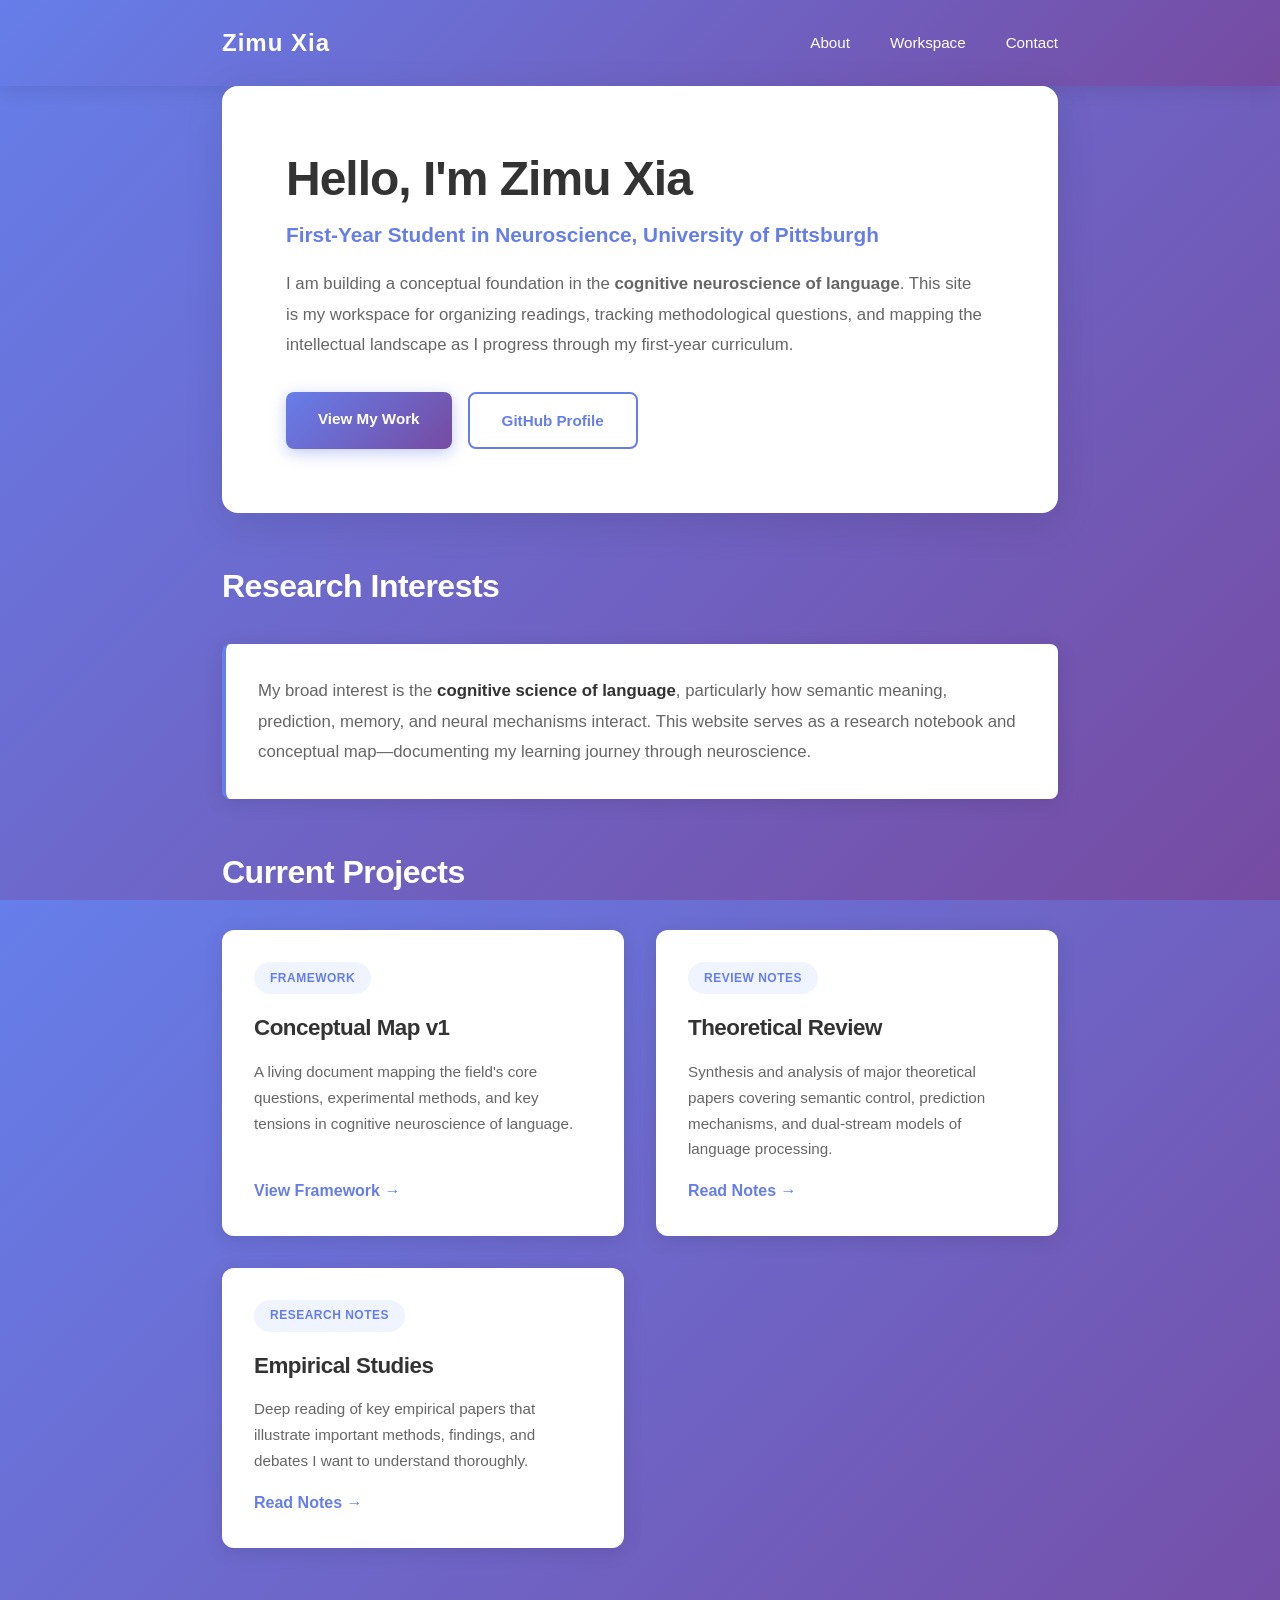
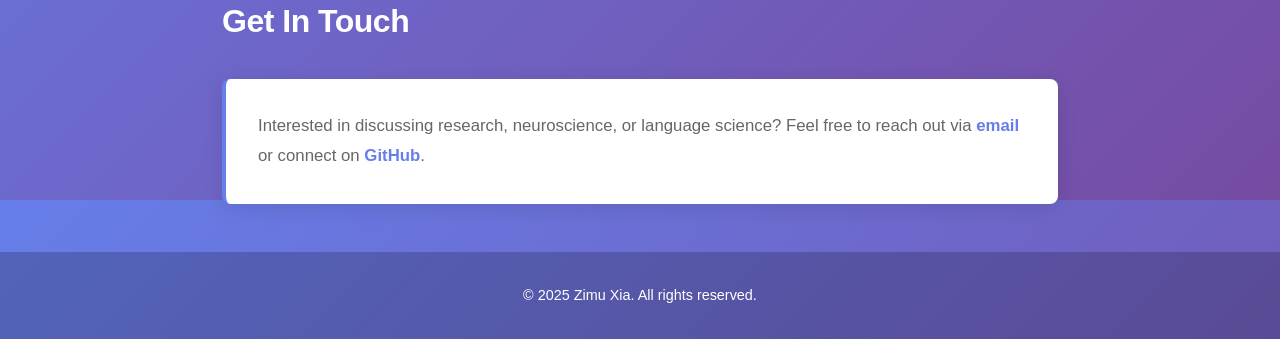
<file: index.html>
<!DOCTYPE html>
<html lang="en">
<head>
  <meta charset="UTF-8">
  <meta name="viewport" content="width=device-width, initial-scale=1.0">
  <title>Zimu Xia - Cognitive Neuroscience of Language</title>
  <link rel="icon" href="favicon.png">
  
  <style>
    * {
      margin: 0;
      padding: 0;
      box-sizing: border-box;
    }

    html, body {
      width: 100%;
      height: 100%;
    }

    body {
      font-family: -apple-system, BlinkMacSystemFont, 'Segoe UI', Roboto, Oxygen, Ubuntu, Cantarell, sans-serif;
      background: linear-gradient(135deg, #667eea 0%, #764ba2 100%);
      min-height: 100vh;
      color: #333;
      line-height: 1.6;
    }

    header {
      background: linear-gradient(135deg, #667eea 0%, #764ba2 100%);
      color: white;
      padding: 1.5rem 0;
      box-shadow: 0 4px 20px rgba(0, 0, 0, 0.1);
    }

    header .container {
      max-width: 900px;
      margin: 0 auto;
      padding: 0 2rem;
      display: flex;
      justify-content: space-between;
      align-items: center;
    }

    header h1 {
      font-size: 1.5rem;
      font-weight: 700;
      letter-spacing: 1px;
    }

    nav {
      display: flex;
      gap: 2.5rem;
    }

    nav a {
      color: white;
      text-decoration: none;
      font-size: 0.95rem;
      font-weight: 500;
      transition: opacity 0.3s;
    }

    nav a:hover {
      opacity: 0.8;
    }

    .container {
      max-width: 900px;
      margin: 0 auto;
      padding: 0 2rem;
    }

    main {
      padding: 3rem 2rem;
    }

    .hero {
      background: white;
      border-radius: 16px;
      padding: 4rem;
      box-shadow: 0 10px 40px rgba(0, 0, 0, 0.1);
      margin-bottom: 3rem;
    }

    .hero h2 {
      font-size: 3rem;
      line-height: 1.2;
      color: #333;
      margin-bottom: 0.5rem;
      letter-spacing: -1px;
    }

    .hero .role {
      font-size: 1.3rem;
      color: #667eea;
      margin-bottom: 1rem;
      font-weight: 600;
    }

    .hero p {
      font-size: 1.05rem;
      color: #666;
      line-height: 1.8;
      margin-bottom: 1rem;
      max-width: 700px;
    }

    .buttons {
      display: flex;
      gap: 1rem;
      margin-top: 2rem;
    }

    .btn {
      display: inline-block;
      padding: 0.9rem 2rem;
      border-radius: 8px;
      text-decoration: none;
      font-weight: 700;
      font-size: 0.95rem;
      transition: transform 0.2s, box-shadow 0.2s;
      border: none;
      cursor: pointer;
    }

    .btn-primary {
      background: linear-gradient(135deg, #667eea 0%, #764ba2 100%);
      color: white;
      box-shadow: 0 4px 15px rgba(102, 126, 234, 0.4);
    }

    .btn-primary:hover {
      transform: translateY(-2px);
      box-shadow: 0 6px 25px rgba(102, 126, 234, 0.6);
    }

    .btn-secondary {
      background: white;
      color: #667eea;
      border: 2px solid #667eea;
    }

    .btn-secondary:hover {
      background: #f5f5f5;
    }

    section {
      margin-bottom: 3rem;
    }

    section h2 {
      font-size: 2rem;
      color: white;
      margin-bottom: 2rem;
      letter-spacing: -0.5px;
    }

    .info-box {
      background: white;
      border-left: 4px solid #667eea;
      padding: 2rem;
      border-radius: 8px;
      box-shadow: 0 4px 20px rgba(0, 0, 0, 0.1);
      margin-bottom: 2rem;
    }

    .info-box p {
      color: #666;
      font-size: 1.05rem;
      line-height: 1.8;
    }

    .info-box strong {
      color: #333;
    }

    .cards {
      display: grid;
      grid-template-columns: repeat(auto-fit, minmax(280px, 1fr));
      gap: 2rem;
      margin-top: 2rem;
    }

    .card {
      background: white;
      border-radius: 12px;
      padding: 2rem;
      box-shadow: 0 4px 20px rgba(0, 0, 0, 0.1);
      transition: transform 0.3s, box-shadow 0.3s;
      text-decoration: none;
      color: inherit;
      display: flex;
      flex-direction: column;
      min-height: 280px;
    }

    .card:hover {
      transform: translateY(-8px);
      box-shadow: 0 12px 40px rgba(0, 0, 0, 0.15);
    }

    .card-tag {
      display: inline-block;
      padding: 0.4rem 1rem;
      background: #f0f4ff;
      color: #667eea;
      border-radius: 20px;
      font-size: 0.75rem;
      font-weight: 700;
      text-transform: uppercase;
      letter-spacing: 0.5px;
      margin-bottom: 1rem;
      width: fit-content;
    }

    .card h3 {
      font-size: 1.4rem;
      color: #333;
      margin-bottom: 0.8rem;
      letter-spacing: -0.5px;
    }

    .card p {
      color: #666;
      font-size: 0.95rem;
      line-height: 1.7;
      flex-grow: 1;
      margin-bottom: 1rem;
    }

    .card-link {
      color: #667eea;
      font-weight: 700;
      text-decoration: none;
      display: inline-block;
      margin-top: auto;
    }

    .card-link:hover {
      color: #764ba2;
    }

    footer {
      background: rgba(0, 0, 0, 0.2);
      color: white;
      text-align: center;
      padding: 2rem;
      margin-top: 3rem;
      font-size: 0.9rem;
    }

    @media (max-width: 768px) {
      header .container {
        flex-direction: column;
        gap: 1rem;
      }

      nav {
        gap: 1rem;
      }

      .hero {
        padding: 2rem;
      }

      .hero h2 {
        font-size: 2rem;
      }

      .buttons {
        flex-direction: column;
      }

      .btn {
        width: 100%;
        text-align: center;
      }

      section h2 {
        font-size: 1.5rem;
      }
    }
  </style>
</head>
<body>

<header>
  <div class="container">
    <h1>Zimu Xia</h1>
    <nav>
      <a href="#about">About</a>
      <a href="#workspace">Workspace</a>
      <a href="#contact">Contact</a>
    </nav>
  </div>
</header>

<main class="container">

  <section class="hero">
    <h2>Hello, I'm Zimu Xia</h2>
    <p class="role">First-Year Student in Neuroscience, University of Pittsburgh</p>
    
    <p>
      I am building a conceptual foundation in the <strong>cognitive neuroscience of language</strong>.
      This site is my workspace for organizing readings, tracking methodological questions, and mapping
      the intellectual landscape as I progress through my first-year curriculum.
    </p>
    
    <div class="buttons">
      <a href="#workspace" class="btn btn-primary">View My Work</a>
      <a href="https://github.com/Zzzzxia" class="btn btn-secondary" target="_blank">GitHub Profile</a>
    </div>
  </section>

  <section id="about">
    <h2>Research Interests</h2>
    <div class="info-box">
      <p>
        My broad interest is the <strong>cognitive science of language</strong>, particularly how semantic meaning,
        prediction, memory, and neural mechanisms interact. This website serves as a research notebook and
        conceptual map—documenting my learning journey through neuroscience.
      </p>
    </div>
  </section>

  <section id="workspace">
    <h2>Current Projects</h2>
    
    <div class="cards">

      <a class="card" href="map/index.md">
        <span class="card-tag">Framework</span>
        <h3>Conceptual Map v1</h3>
        <p>
          A living document mapping the field's core questions, experimental methods, and key tensions
          in cognitive neuroscience of language.
        </p>
        <span class="card-link">View Framework →</span>
      </a>

      <a class="card" href="notes/review.md">
        <span class="card-tag">Review Notes</span>
        <h3>Theoretical Review</h3>
        <p>
          Synthesis and analysis of major theoretical papers covering semantic control, prediction mechanisms,
          and dual-stream models of language processing.
        </p>
        <span class="card-link">Read Notes →</span>
      </a>

      <a class="card" href="notes/empirical.md">
        <span class="card-tag">Research Notes</span>
        <h3>Empirical Studies</h3>
        <p>
          Deep reading of key empirical papers that illustrate important methods, findings, and debates
          I want to understand thoroughly.
        </p>
        <span class="card-link">Read Notes →</span>
      </a>

    </div>
  </section>

  <section id="contact">
    <h2>Get In Touch</h2>
    <div class="info-box">
      <p>
        Interested in discussing research, neuroscience, or language science? Feel free to reach out via
        <a href="mailto:your.email@pitt.edu" style="color: #667eea; font-weight: 600; text-decoration: none;">email</a>
        or connect on <a href="https://github.com/Zzzzxia" style="color: #667eea; font-weight: 600; text-decoration: none;" target="_blank">GitHub</a>.
      </p>
    </div>
  </section>

</main>

<footer>
  <p>&copy; 2025 Zimu Xia. All rights reserved.</p>
</footer>

</body>
</html>
</file>
